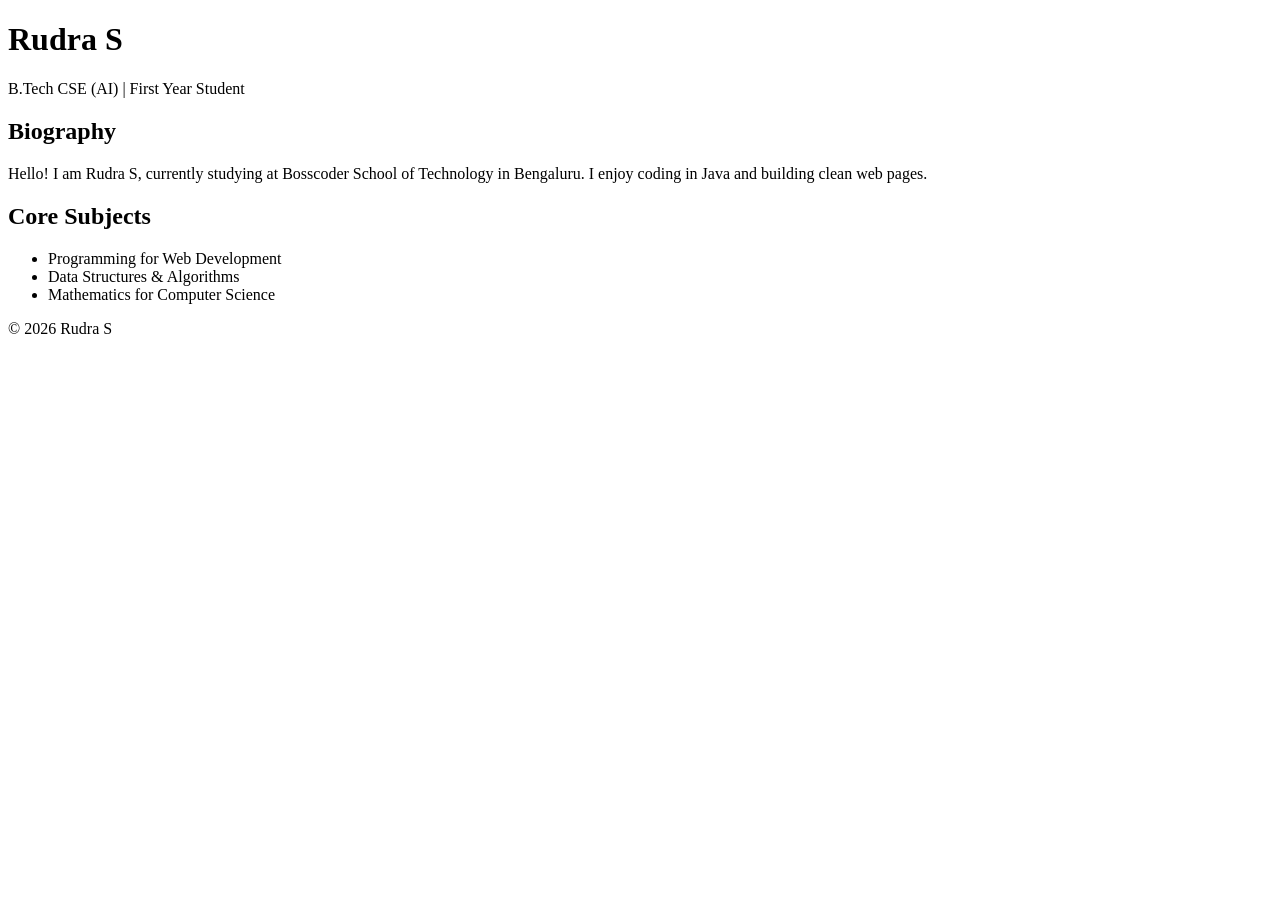
<file: P05_Semantic_Bio_Page/index.html>
<!DOCTYPE html>
<html lang="en">
<head>
  <meta charset="UTF-8">
  <meta name="viewport" content="width=device-width, initial-scale=1.0">
  <title>P5 - Semantic Bio Page</title>
</head>
<body>
  <header>
    <h1>Rudra S</h1>
    <p>B.Tech CSE (AI) | First Year Student</p>
  </header>

  <main>
    <article>
      <h2>Biography</h2>
      <p>Hello! I am Rudra S, currently studying at Bosscoder School of Technology in Bengaluru. I enjoy coding in Java and building clean web pages.</p>
    </article>

    <section>
      <h2>Core Subjects</h2>
      <ul>
        <li>Programming for Web Development</li>
        <li>Data Structures &amp; Algorithms</li>
        <li>Mathematics for Computer Science</li>
      </ul>
    </section>
  </main>

  <footer>
    <p>&copy; 2026 Rudra S</p>
  </footer>
</body>
</html>
</file>
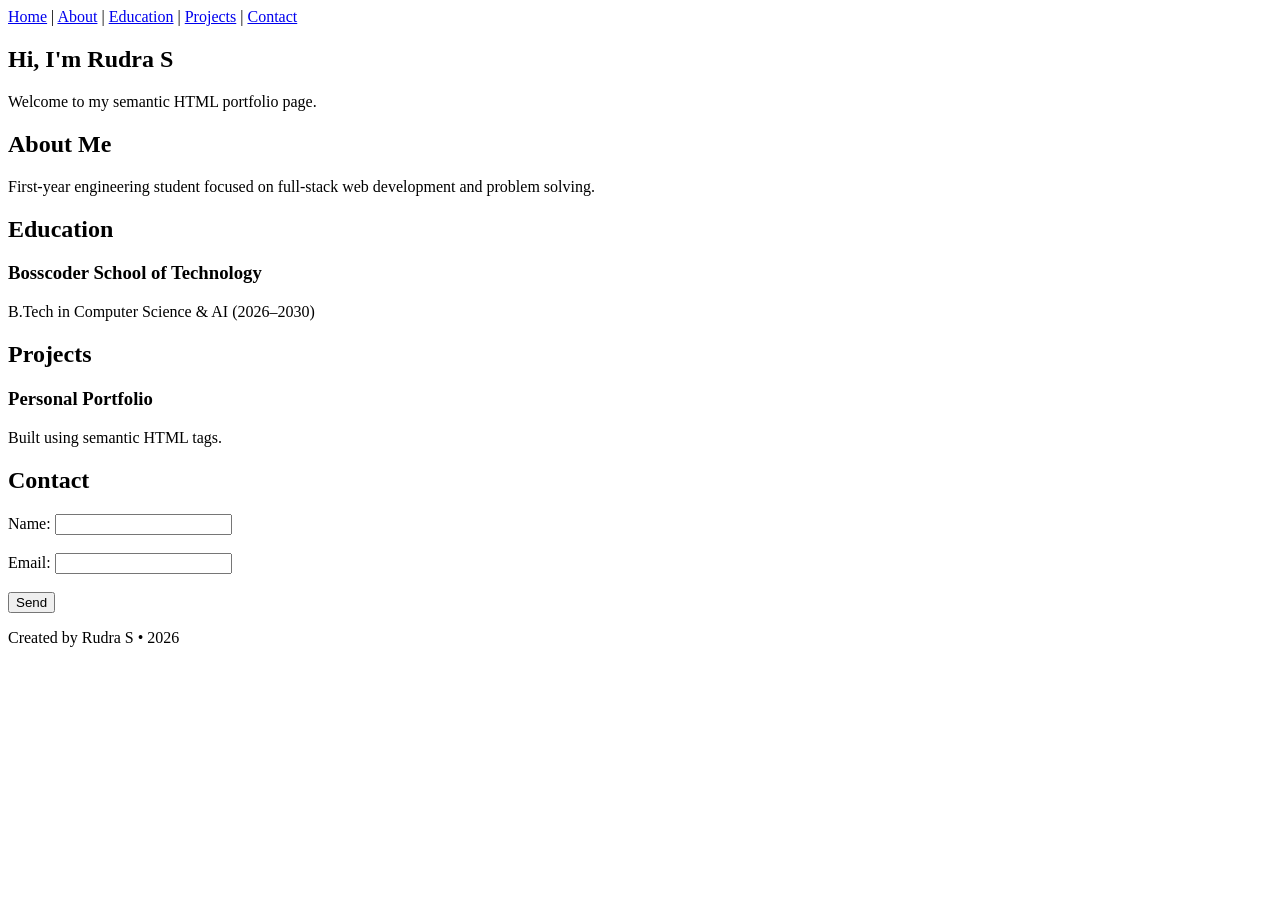
<file: P06_Full_Portfolio_Semantic_HTML/index.html>
<!DOCTYPE html>
<html lang="en">
<head>
  <meta charset="UTF-8">
  <meta name="viewport" content="width=device-width, initial-scale=1.0">
  <title>P6 - Full Portfolio Semantic Structure</title>
</head>
<body>
  <header>
    <nav>
      <a href="#">Home</a> |
      <a href="#">About</a> |
      <a href="#">Education</a> |
      <a href="#">Projects</a> |
      <a href="#">Contact</a>
    </nav>
  </header>

  <main>
    <section id="home">
      <h1>Hi, I'm Rudra S</h1>
      <p>Welcome to my semantic HTML portfolio page.</p>
    </section>

    <section id="about">
      <h2>About Me</h2>
      <p>First-year engineering student focused on full-stack web development and problem solving.</p>
    </section>

    <section id="education">
      <h2>Education</h2>
      <article>
        <h3>Bosscoder School of Technology</h3>
        <p>B.Tech in Computer Science &amp; AI (2026–2030)</p>
      </article>
    </section>

    <section id="projects">
      <h2>Projects</h2>
      <article>
        <h3>Personal Portfolio</h3>
        <p>Built using semantic HTML tags.</p>
      </article>
    </section>

    <section id="contact">
      <h2>Contact</h2>
      <form>
        <label for="cname">Name:</label>
        <input type="text" id="cname" required><br><br>
        <label for="cemail">Email:</label>
        <input type="email" id="cemail" required><br><br>
        <button type="submit">Send</button>
      </form>
    </section>
  </main>

  <footer>
    <p>Created by Rudra S &bull; 2026</p>
  </footer>
</body>
</html>
</file>
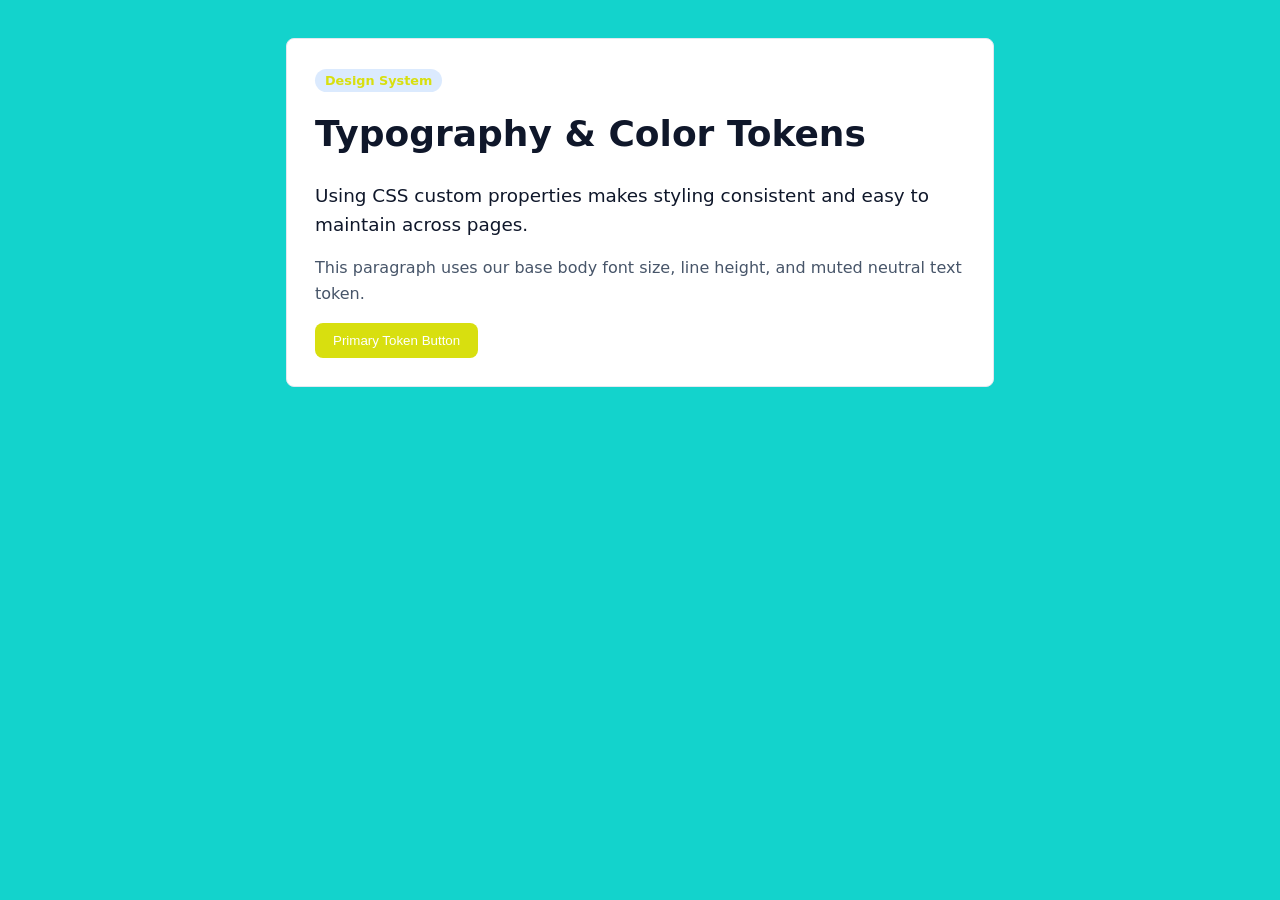
<file: P07_Design_Tokens_Typography/index.html>
<!DOCTYPE html>
<html lang="en">
<head>
  <meta charset="UTF-8">
  <title>P7 - Design Tokens & Typography</title>
  <link rel="stylesheet" href="style.css">
</head>
<body>
  <div class="wrapper">
    <span class="badge">Design System</span>
    <h1>Typography &amp; Color Tokens</h1>
    <p class="lead">Using CSS custom properties makes styling consistent and easy to maintain across pages.</p>
    <p>This paragraph uses our base body font size, line height, and muted neutral text token.</p>
    <button class="btn-token">Primary Token Button</button>
  </div>
</body>
</html>
</file>
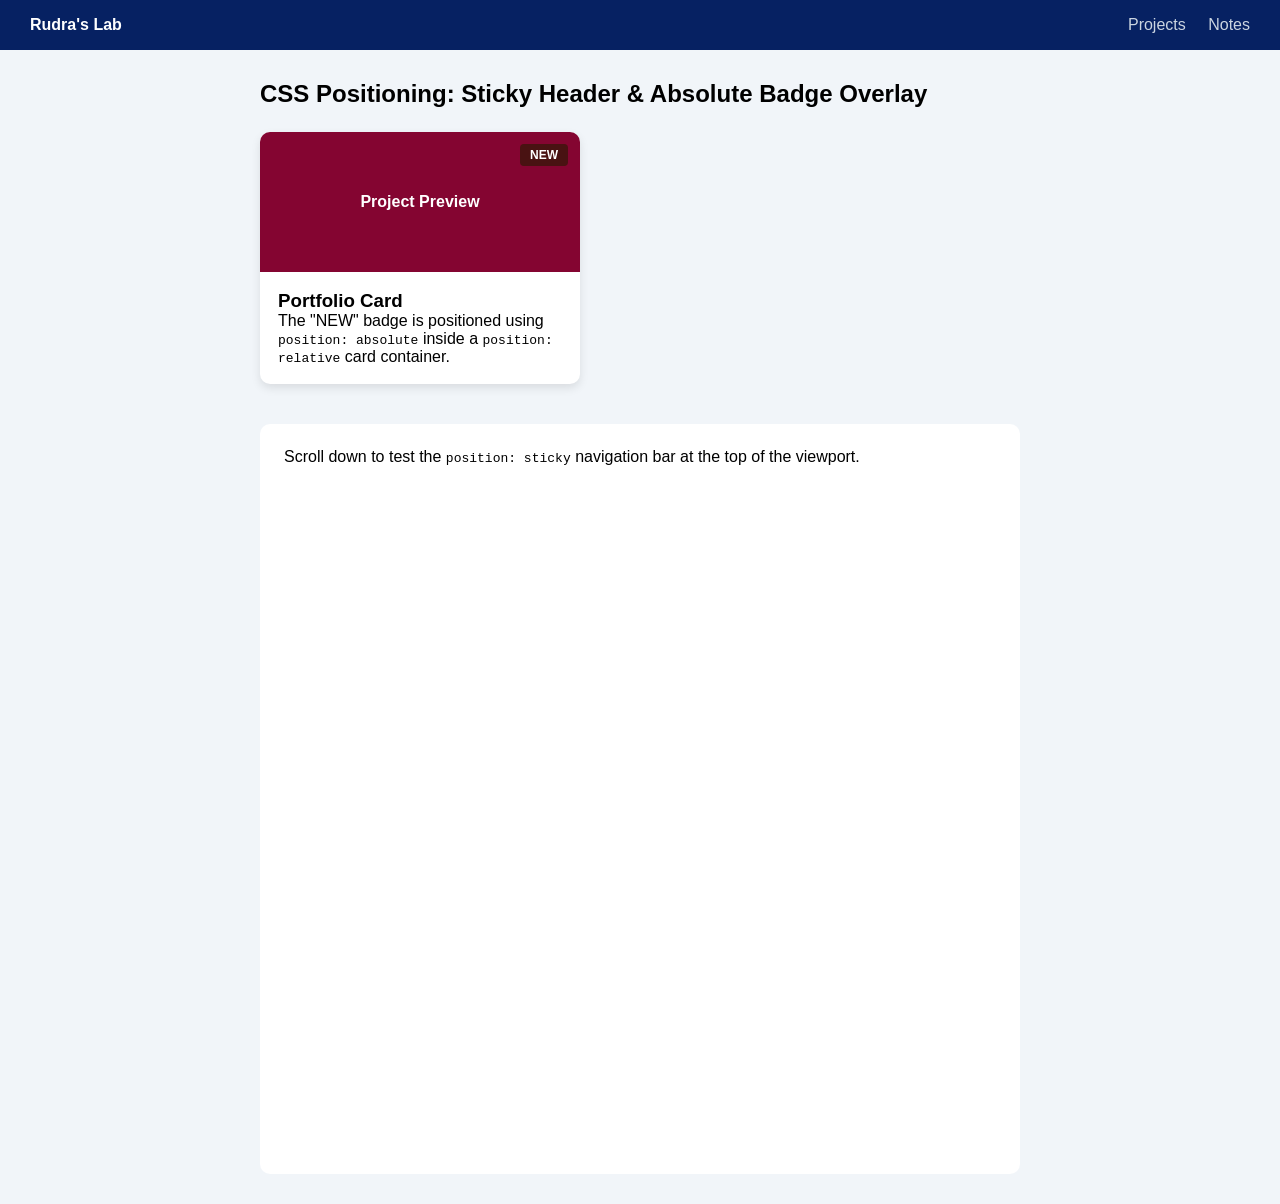
<file: P08_Sticky_Navbar_Card_Overlay/index.html>
<!DOCTYPE html>
<html lang="en">
<head>
  <meta charset="UTF-8">
  <title>P8 - Sticky Navbar & Card Overlay</title>
  <link rel="stylesheet" href="style.css">
</head>
<body>
  <nav class="sticky-nav">
    <strong>Rudra's Lab</strong>
    <div>
      <a href="#">Projects</a>
      <a href="#">Notes</a>
    </div>
  </nav>

  <main class="content" id="cards">
    <h2>CSS Positioning: Sticky Header &amp; Absolute Badge Overlay</h2>
    <div class="overlay-card">
      <span class="tag-overlay">NEW</span>
      <div class="card-top">Project Preview</div>
      <div class="card-info">
        <h3>Portfolio Card</h3>
        <p>The "NEW" badge is positioned using <code>position: absolute</code> inside a <code>position: relative</code> card container.</p>
      </div>
    </div>

    <div id="notes" class="spacer-box">
      <p>Scroll down to test the <code>position: sticky</code> navigation bar at the top of the viewport.</p>
    </div>
  </main>
</body>
</html>
</file>
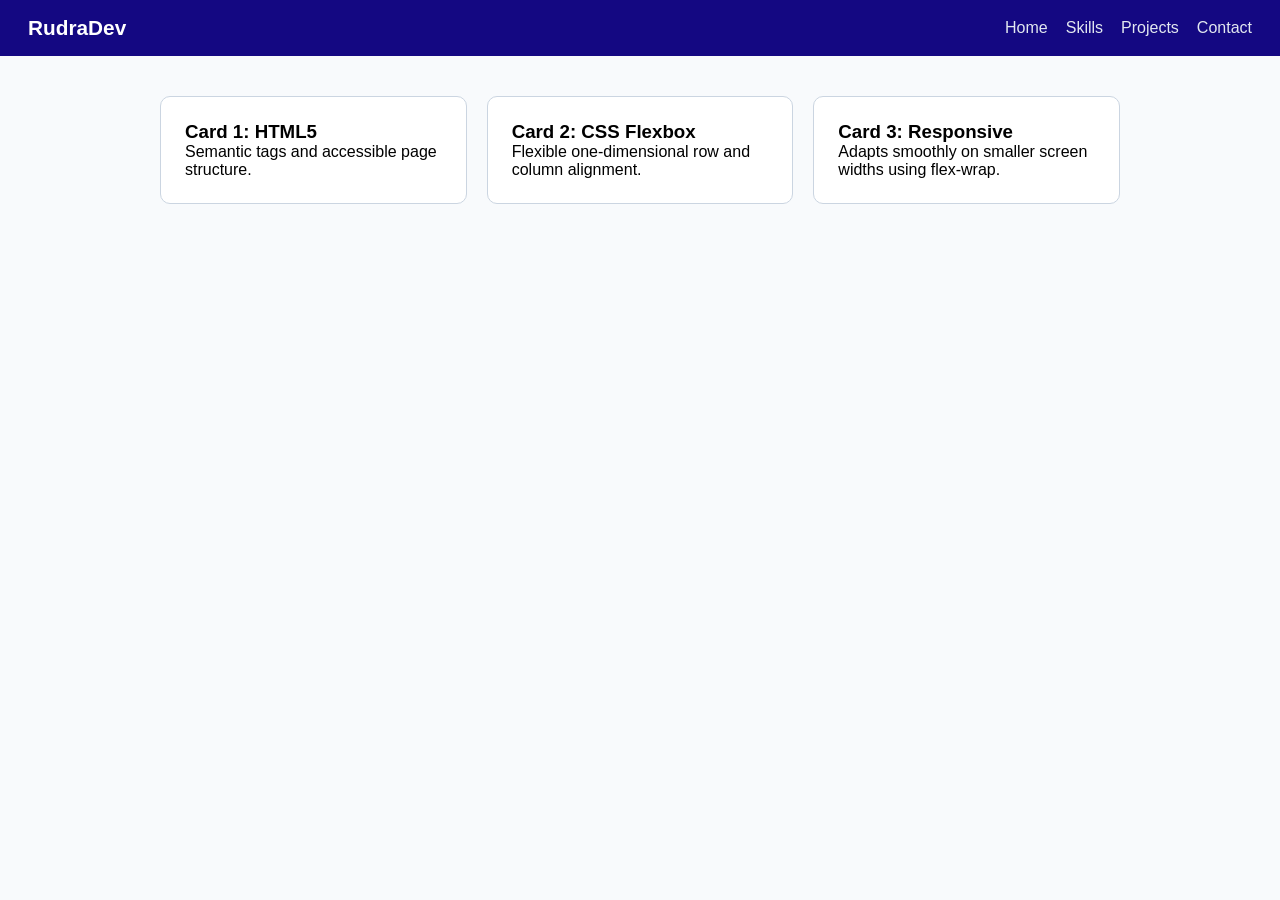
<file: P09_Responsive_Flexbox_Navbar_Cards/index.html>
<!DOCTYPE html>
<html lang="en">
<head>
  <meta charset="UTF-8">
  <meta name="viewport" content="width=device-width, initial-scale=1.0">
  <title>P9 - Responsive Flexbox Navbar & Cards</title>
  <link rel="stylesheet" href="style.css">
</head>
<body>
  <header class="flex-navbar">
    <div class="brand">RudraDev</div>
    <nav class="nav-items">
      <a href="#">Home</a>
      <a href="#">Skills</a>
      <a href="#">Projects</a>
      <a href="#">Contact</a>
    </nav>
  </header>

  <section class="flex-grid">
    <div class="flex-card">
      <h3>Card 1: HTML5</h3>
      <p>Semantic tags and accessible page structure.</p>
    </div>
    <div class="flex-card">
      <h3>Card 2: CSS Flexbox</h3>
      <p>Flexible one-dimensional row and column alignment.</p>
    </div>
    <div class="flex-card">
      <h3>Card 3: Responsive</h3>
      <p>Adapts smoothly on smaller screen widths using flex-wrap.</p>
    </div>
  </section>
</body>
</html>
</file>
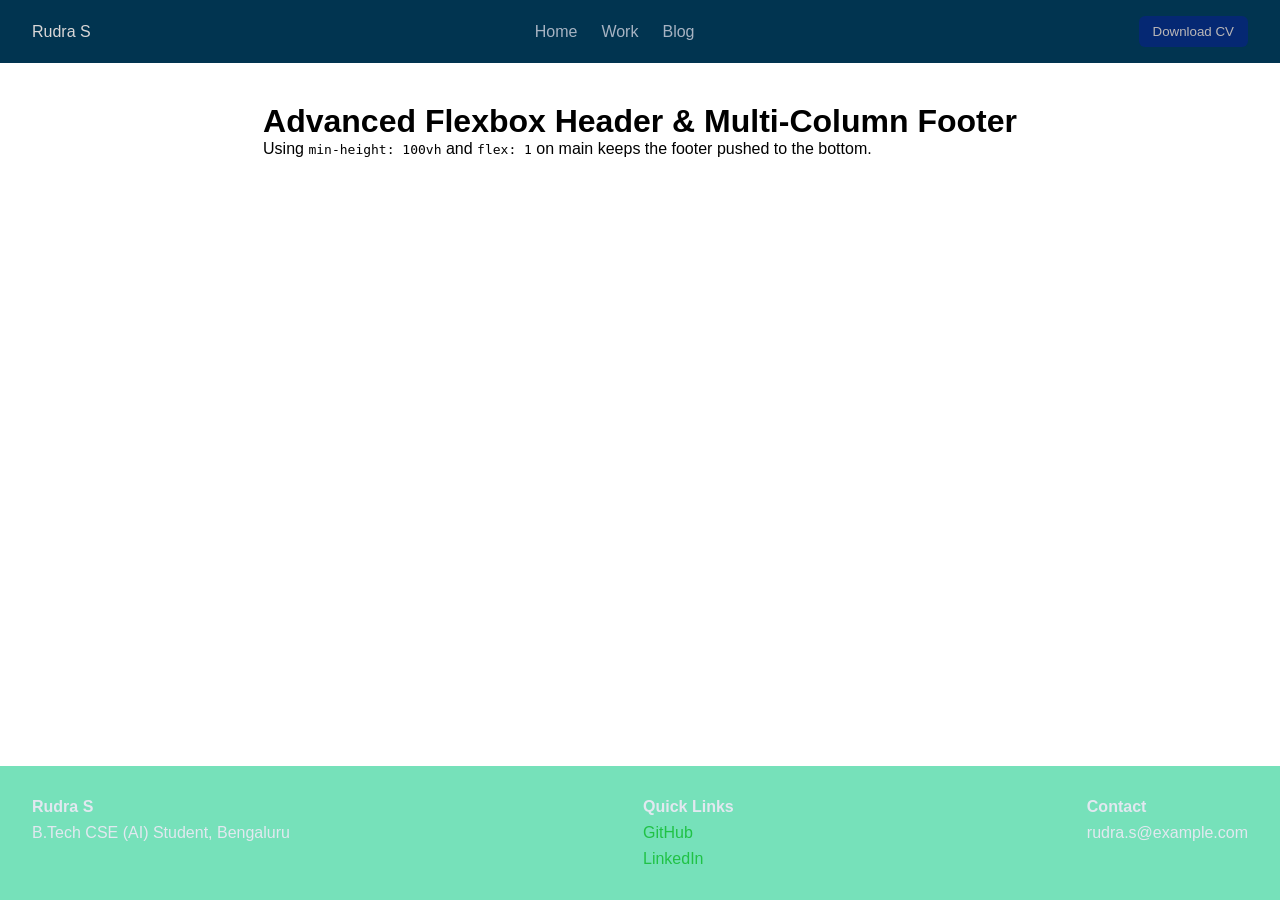
<file: P10_Header_Footer_Advanced_Flexbox/index.html>
<!DOCTYPE html>
<html lang="en">
<head>
  <meta charset="UTF-8">
  <meta name="viewport" content="width=device-width, initial-scale=1.0">
  <title>P10 - Header & Footer with Advanced Flexbox</title>
  <link rel="stylesheet" href="style.css">
</head>
<body>
  <header class="site-header">
    <div class="logo">Rudra S</div>
    <nav class="center-links">
      <a href="#">Home</a>
      <a href="#">Work</a>
      <a href="#">Blog</a>
    </nav>
    <div class="header-actions">
      <button>Download CV</button>
    </div>
  </header>

  <main class="main-area">
    <h1>Advanced Flexbox Header &amp; Multi-Column Footer</h1>
    <p>Using <code>min-height: 100vh</code> and <code>flex: 1</code> on main keeps the footer pushed to the bottom.</p>
  </main>

  <footer class="site-footer">
    <div class="footer-col">
      <h4>Rudra S</h4>
      <p>B.Tech CSE (AI) Student, Bengaluru</p>
    </div>
    <div class="footer-col">
      <h4>Quick Links</h4>
      <a href="#">GitHub</a>
      <a href="#">LinkedIn</a>
    </div>
    <div class="footer-col">
      <h4>Contact</h4>
      <p>rudra.s@example.com</p>
    </div>
  </footer>
</body>
</html>
</file>
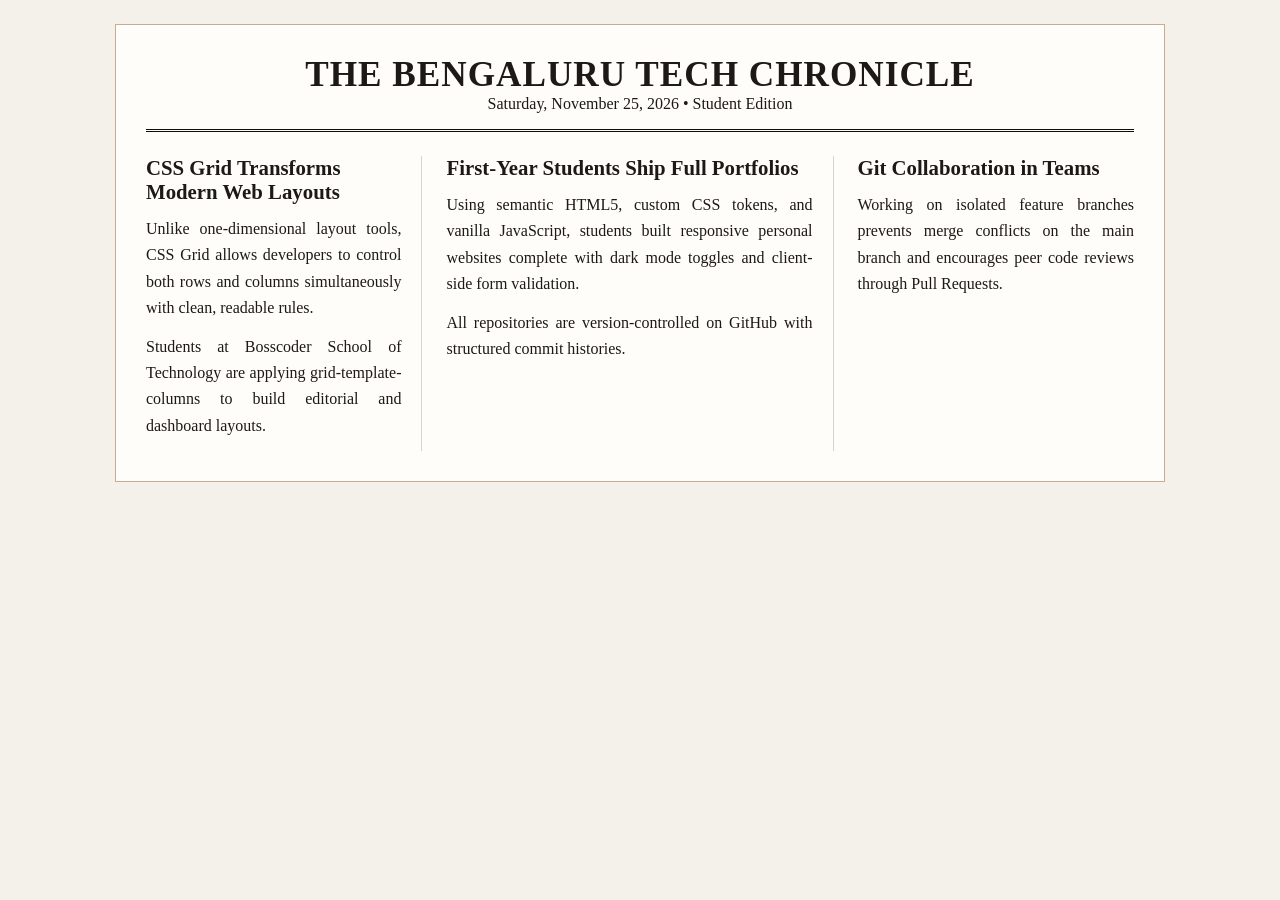
<file: P11_Newspaper_Three_Column_Grid/index.html>
<!DOCTYPE html>
<html lang="en">
<head>
  <meta charset="UTF-8">
  <meta name="viewport" content="width=device-width, initial-scale=1.0">
  <title>P11 - Newspaper Three-Column CSS Grid</title>
  <link rel="stylesheet" href="style.css">
</head>
<body>
  <div class="paper">
    <header class="masthead">
      <h1>THE BENGALURU TECH CHRONICLE</h1>
      <p>Saturday, November 25, 2026 &bull; Student Edition</p>
    </header>

    <main class="news-grid">
      <article class="col">
        <h2>CSS Grid Transforms Modern Web Layouts</h2>
        <p>Unlike one-dimensional layout tools, CSS Grid allows developers to control both rows and columns simultaneously with clean, readable rules.</p>
        <p>Students at Bosscoder School of Technology are applying grid-template-columns to build editorial and dashboard layouts.</p>
      </article>

      <article class="col featured">
        <h2>First-Year Students Ship Full Portfolios</h2>
        <p>Using semantic HTML5, custom CSS tokens, and vanilla JavaScript, students built responsive personal websites complete with dark mode toggles and client-side form validation.</p>
        <p>All repositories are version-controlled on GitHub with structured commit histories.</p>
      </article>

      <article class="col">
        <h2>Git Collaboration in Teams</h2>
        <p>Working on isolated feature branches prevents merge conflicts on the main branch and encourages peer code reviews through Pull Requests.</p>
      </article>
    </main>
  </div>
</body>
</html>
</file>
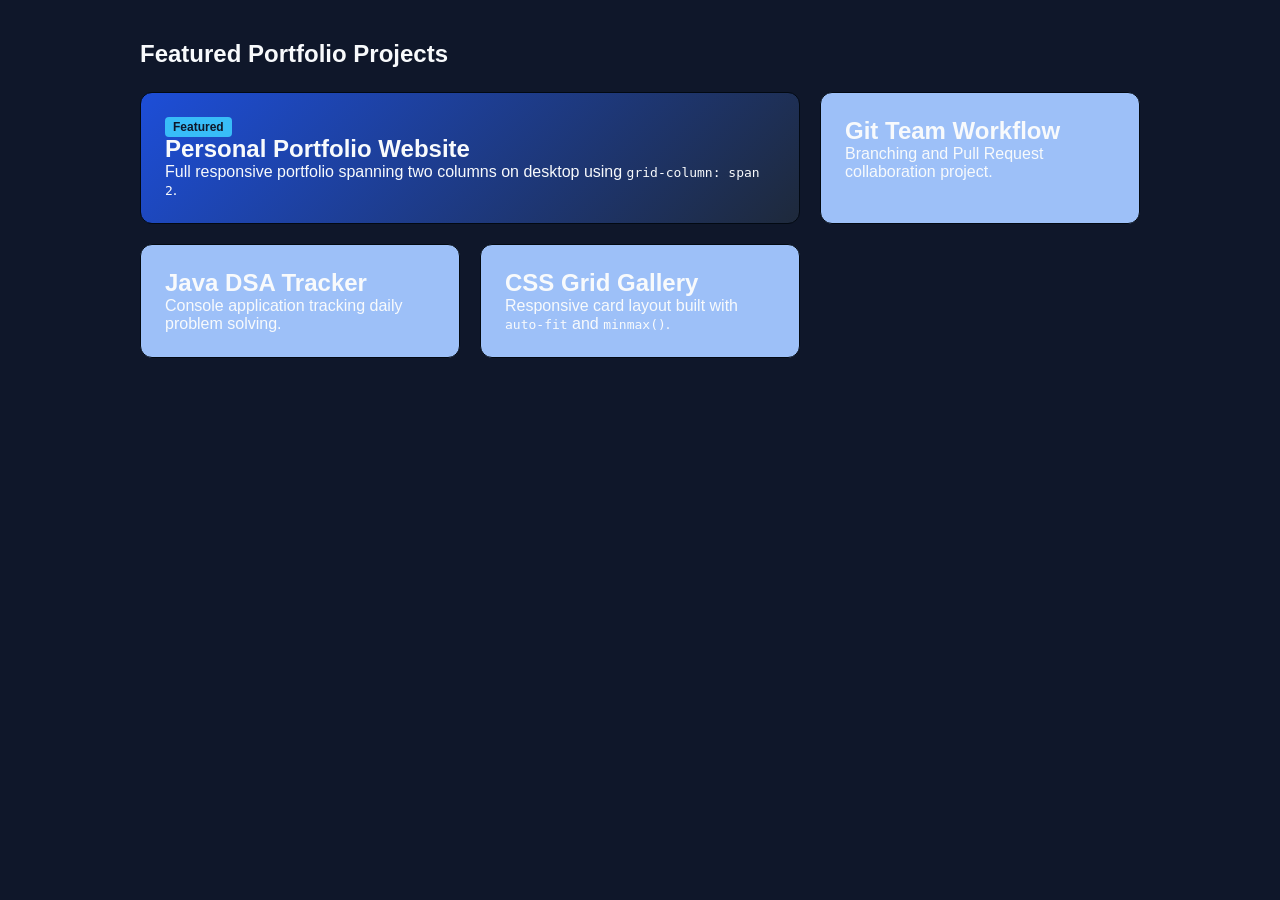
<file: P12_Portfolio_Projects_Advanced_Grid/index.html>
<!DOCTYPE html>
<html lang="en">
<head>
  <meta charset="UTF-8">
  <meta name="viewport" content="width=device-width, initial-scale=1.0">
  <title>P12 - Portfolio Projects Grid with Advanced CSS Grid</title>
  <link rel="stylesheet" href="style.css">
</head>
<body>
  <section class="projects-wrapper">
    <h1>Featured Portfolio Projects</h1>
    <div class="adv-grid">
      <article class="proj-card span-two">
        <span class="tag">Featured</span>
        <h2>Personal Portfolio Website</h2>
        <p>Full responsive portfolio spanning two columns on desktop using <code>grid-column: span 2</code>.</p>
      </article>
      <article class="proj-card">
        <h2>Git Team Workflow</h2>
        <p>Branching and Pull Request collaboration project.</p>
      </article>
      <article class="proj-card">
        <h2>Java DSA Tracker</h2>
        <p>Console application tracking daily problem solving.</p>
      </article>
      <article class="proj-card">
        <h2>CSS Grid Gallery</h2>
        <p>Responsive card layout built with <code>auto-fit</code> and <code>minmax()</code>.</p>
      </article>
    </div>
  </section>
</body>
</html>
</file>
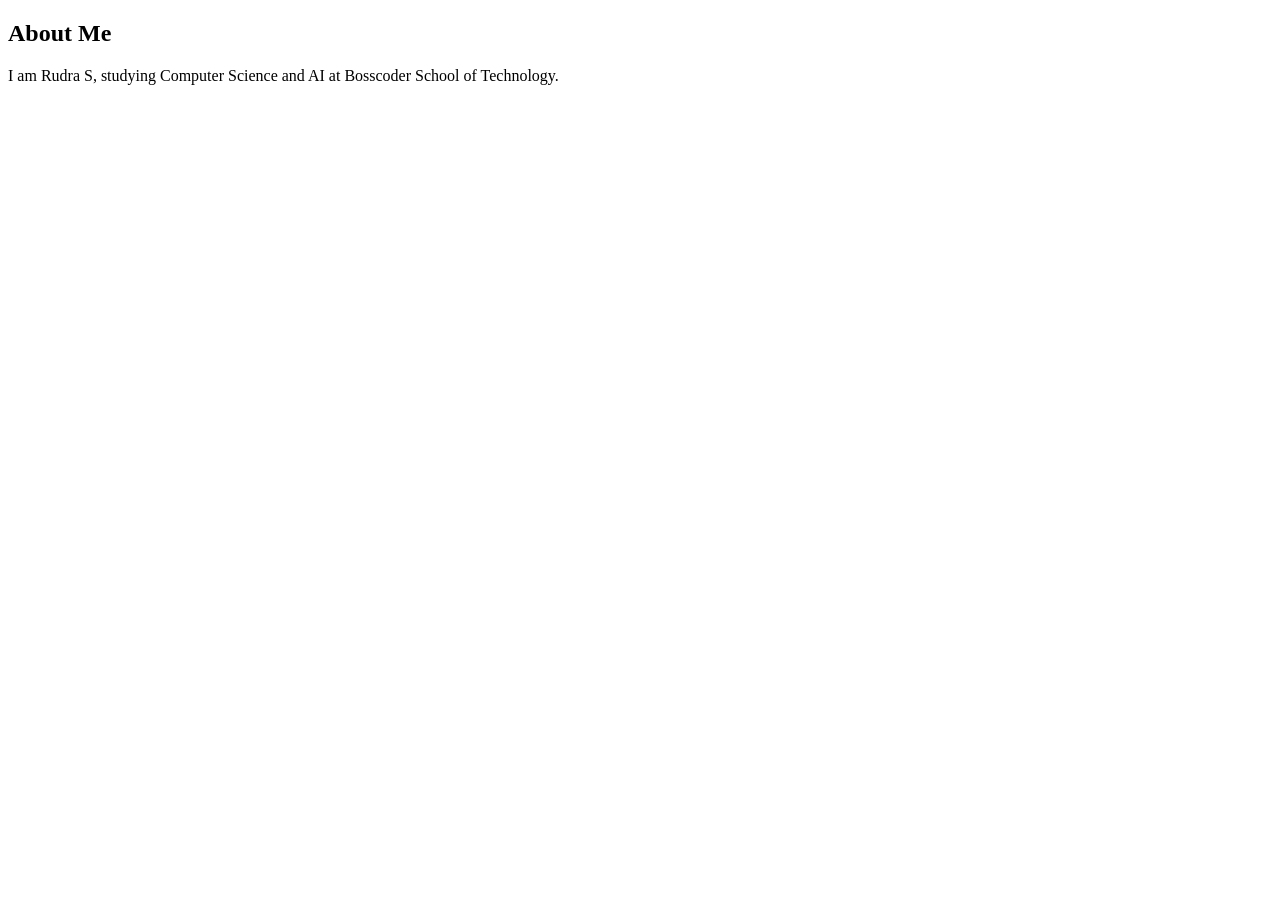
<file: P03_Feature_Branch_Workflow/about.html>
<!DOCTYPE html>
<html lang="en">
<head>
  <meta charset="UTF-8">
  <title>About Me</title>
</head>
<body>
  <h2>About Me</h2>
  <p>I am Rudra S, studying Computer Science and AI at Bosscoder School of Technology.</p>
</body>
</html>
</file>
<file: P07_Design_Tokens_Typography/style.css>
:root {
  --color-primary: #d8df0f;
  --color-bg: #13d3cc;
  --color-surface: #ffffff;
  --color-text: #0f172a;
  --color-muted: #475569;
  --font-sans: 'Segoe UI', system-ui, sans-serif;
  --fs-h1: 2.25rem;
  --fs-lead: 1.15rem;
  --fs-body: 1rem;
  --space-md: 16px;
  --space-lg: 28px;
  --radius-md: 8px;
}

body {
  font-family: var(--font-sans);
  background-color: var(--color-bg);
  color: var(--color-text);
  font-size: var(--fs-body);
  line-height: 1.6;
  padding: 30px;
}

.wrapper {
  max-width: 650px;
  margin: auto;
  background: var(--color-surface);
  padding: var(--space-lg);
  border-radius: var(--radius-md);
  border: 1px solid #e2e8f0;
}

.badge {
  background: #dbeafe;
  color: var(--color-primary);
  padding: 4px 10px;
  border-radius: 999px;
  font-size: 0.8rem;
  font-weight: 600;
}

h1 {
  font-size: var(--fs-h1);
  margin: 12px 0;
}

.lead {
  font-size: var(--fs-lead);
  color: var(--color-text);
  margin-bottom: var(--space-md);
}

p {
  color: var(--color-muted);
  margin-bottom: var(--space-md);
}

.btn-token {
  background: var(--color-primary);
  color: white;
  border: none;
  padding: 10px 18px;
  border-radius: var(--radius-md);
  cursor: pointer;
}
</file>
<file: P08_Sticky_Navbar_Card_Overlay/style.css>
* { margin: 0; padding: 0; box-sizing: border-box; }
body { font-family: Arial, sans-serif; background: #f1f5f9; }

.sticky-nav {
  position: sticky;
  top: 0;
  z-index: 100;
  background: #062162;
  color: white;
  padding: 16px 30px;
  display: flex;
  justify-content: space-between;
}

.sticky-nav a {
  color: #cbd5e1;
  text-decoration: none;
  margin-left: 18px;
}

.content {
  max-width: 800px;
  margin: 30px auto;
  padding: 0 20px;
}

.overlay-card {
  position: relative;
  width: 320px;
  background: white;
  border-radius: 10px;
  overflow: hidden;
  margin-top: 24px;
  box-shadow: 0 4px 10px rgba(0,0,0,0.1);
}

.tag-overlay {
  position: absolute;
  top: 12px;
  right: 12px;
  background: #491212;
  color: white;
  font-size: 0.75rem;
  font-weight: bold;
  padding: 4px 10px;
  border-radius: 4px;
}

.card-top {
  height: 140px;
  background: #840531;
  color: white;
  display: flex;
  align-items: center;
  justify-content: center;
  font-weight: bold;
}

.card-info { padding: 18px; }

.spacer-box {
  margin-top: 40px;
  height: 750px;
  background: white;
  padding: 24px;
  border-radius: 10px;
}
</file>
<file: P09_Responsive_Flexbox_Navbar_Cards/style.css>
* { margin: 0; padding: 0; box-sizing: border-box; }
body { font-family: Arial, sans-serif; background: #f8fafc; }

.flex-navbar {
  display: flex;
  justify-content: space-between;
  align-items: center;
  flex-wrap: wrap;
  background: #140882;
  color: white;
  padding: 16px 28px;
}

.brand { font-size: 1.3rem; font-weight: bold; }

.nav-items {
  display: flex;
  gap: 18px;
  flex-wrap: wrap;
}

.nav-items a { color: #e2e8f0; text-decoration: none; }

.flex-grid {
  max-width: 1000px;
  margin: 40px auto;
  padding: 0 20px;
  display: flex;
  gap: 20px;
  flex-wrap: wrap;
}

.flex-card {
  flex: 1 1 260px;
  background: white;
  padding: 24px;
  border-radius: 10px;
  border: 1px solid #cbd5e1;
}

@media (max-width: 600px) {
  .flex-navbar {
    flex-direction: column;
    gap: 12px;
  }
}
</file>
<file: P10_Header_Footer_Advanced_Flexbox/style.css>
* { margin: 0; padding: 0; box-sizing: border-box; }

body {
  font-family: Arial, sans-serif;
  display: flex;
  flex-direction: column;
  min-height: 100vh;
}

.site-header {
  display: flex;
  justify-content: space-between;
  align-items: center;
  padding: 16px 32px;
  background: #013450;
  color: rgb(218, 215, 215);
}

.center-links {
  display: flex;
  gap: 24px;
}

.center-links a { color: #a7b3c2; text-decoration: none; }

.header-actions button {
  background: #052873;
  color: rgb(187, 183, 183);
  border: none;
  padding: 8px 14px;
  border-radius: 6px;
}

.main-area {
  flex: 1;
  max-width: 900px;
  margin: 40px auto;
  padding: 0 20px;
}

.site-footer {
  display: flex;
  justify-content: space-between;
  flex-wrap: wrap;
  gap: 24px;
  background: #76e1ba;
  color: #e2e8f0;
  padding: 32px;
}

.footer-col {
  display: flex;
  flex-direction: column;
  gap: 8px;
}

.footer-col a { color: #20c246; text-decoration: none; }
</file>
<file: P11_Newspaper_Three_Column_Grid/style.css>
* { margin: 0; padding: 0; box-sizing: border-box; }
body { font-family: Georgia, 'Times New Roman', serif; background: #f4f1ea; color: #1c1917; padding: 24px; }

.paper {
  max-width: 1050px;
  margin: 0 auto;
  background: #fffdf9;
  padding: 30px;
  border: 1px solid #c9ac98;
}

.masthead {
  text-align: center;
  border-bottom: 3px double #0f0d0c;
  padding-bottom: 16px;
  margin-bottom: 24px;
}

.masthead h1 { font-size: 2.2rem; letter-spacing: 1px; }

.news-grid {
  display: grid;
  grid-template-columns: 1fr 1.4fr 1fr;
  gap: 24px;
}

.col {
  border-right: 1px solid #d6d3d1;
  padding-right: 20px;
}

.col:last-child {
  border-right: none;
  padding-right: 0;
}

.col h2 { font-size: 1.3rem; margin-bottom: 12px; }
.col p { margin-bottom: 12px; line-height: 1.65; text-align: justify; }

@media (max-width: 768px) {
  .news-grid { grid-template-columns: 1fr; }
  .col { border-right: none; border-bottom: 1px solid #d6d3d1; padding-bottom: 16px; }
}
</file>
<file: P12_Portfolio_Projects_Advanced_Grid/style.css>
* { margin: 0; padding: 0; box-sizing: border-box; }
body { font-family: Arial, sans-serif; background: #0f172a; color: #f8fafc; padding: 40px 20px; }

.projects-wrapper {
  max-width: 1000px;
  margin: 0 auto;
}

h1 { margin-bottom: 24px; }

.adv-grid {
  display: grid;
  grid-template-columns: repeat(auto-fit, minmax(260px, 1fr));
  gap: 20px;
}

.proj-card {
  background: #9dc0f8;
  border: 1px solid #020912;
  padding: 24px;
  border-radius: 12px;
}

.span-two {
  grid-column: span 2;
  background: linear-gradient(135deg, #1d4ed8, #1e293b);
}

.tag {
  background: #38bdf8;
  color: #0f172a;
  font-size: 0.75rem;
  font-weight: bold;
  padding: 3px 8px;
  border-radius: 4px;
}

@media (max-width: 650px) {
  .span-two { grid-column: span 1; }
}
</file>
